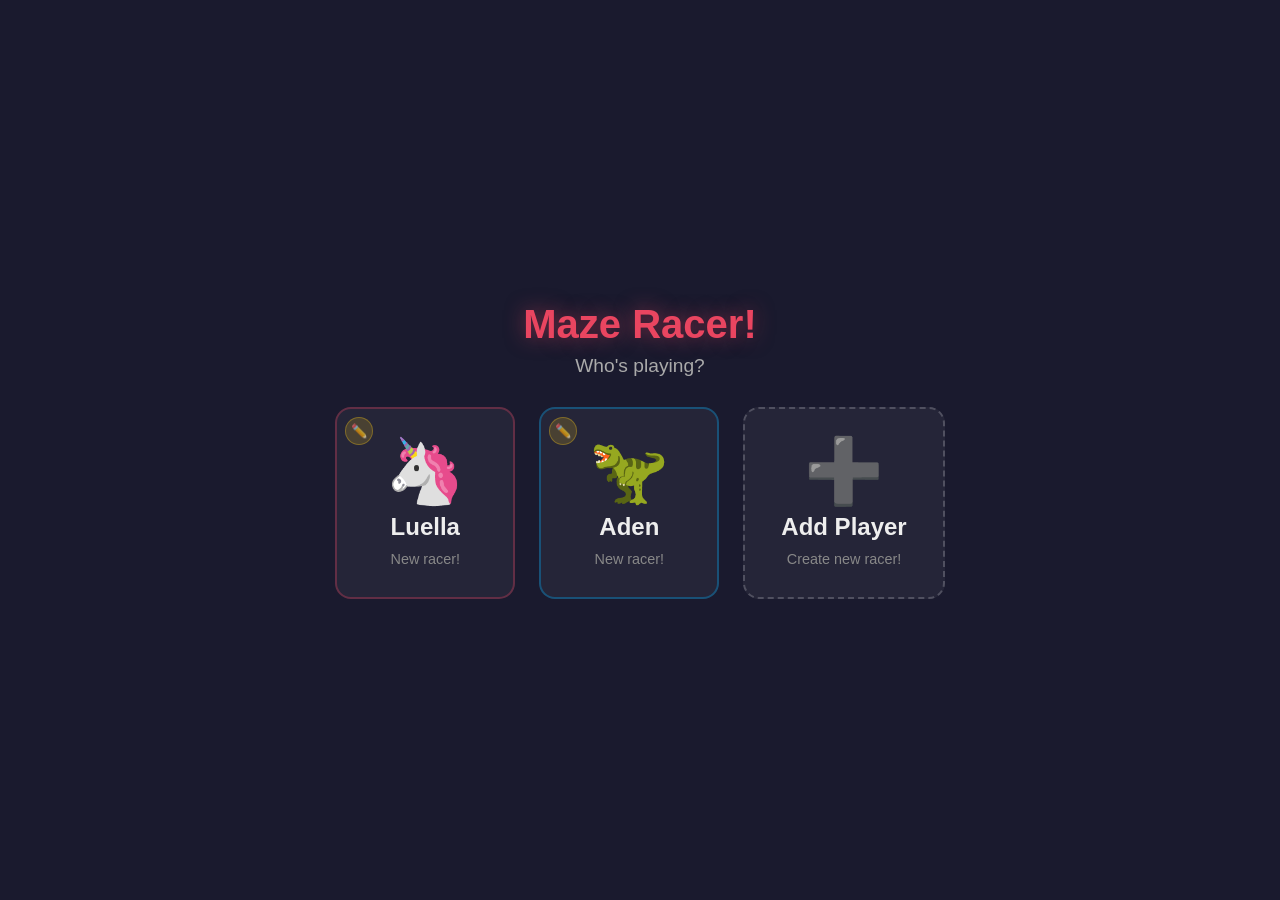
<file: index.html>
<!DOCTYPE html>
<html lang="en">
<head>
  <meta charset="UTF-8">
  <meta name="viewport" content="width=device-width, initial-scale=1.0, viewport-fit=cover, user-scalable=no, maximum-scale=1">
  <meta name="apple-mobile-web-app-capable" content="yes">
  <meta name="apple-mobile-web-app-status-bar-style" content="black-translucent">
  <meta name="apple-mobile-web-app-title" content="Maze Racer">
  <meta name="theme-color" content="#1a1a2e">
  <title>Maze Racer!</title>
  <link rel="icon" type="image/svg+xml" href="icon.svg">
  <link rel="apple-touch-icon" href="icon.svg">
  <link rel="stylesheet" href="css/styles.css">
</head>
<body>

  <!-- Profile Selection Screen -->
  <div id="profile-screen">
    <h1>Maze Racer!</h1>
    <p class="subtitle">Who's playing?</p>
    <div class="profile-cards"></div>
  </div>

  <!-- New Profile Creation Screen -->
  <div id="newprofile-screen" class="overlay hidden">
    <h2 id="newprofile-title">&#x1F3CE;&#xFE0F; New Racer</h2>
    <div class="newprofile-form">
      <p class="picker-label">Name</p>
      <input type="text" id="newprofile-name" class="newprofile-input"
             maxlength="12" placeholder="Your name..." autocomplete="off">
      <p class="picker-label">Pick Your Emoji</p>
      <div class="emoji-grid" id="emoji-grid"></div>
      <p class="picker-label">Pick Your Color</p>
      <div class="color-swatches" id="newprofile-colors"></div>
    </div>
    <div class="newprofile-buttons">
      <button class="menu-btn menu-done" id="newprofile-create">&#x2705; Save</button>
      <button class="menu-btn menu-back" id="newprofile-cancel">&#x2B05;&#xFE0F; Back</button>
    </div>
  </div>

  <!-- Game Container (hidden until profile is picked) -->
  <div id="game-container" class="hidden">
    <div id="header">
      <h1>Maze Racer!</h1>
      <div id="stats">
        Lv: <span id="level">1</span>
        &middot; <span id="stars-label">Stars:</span> <span id="stars">0</span>
        &middot; Time: <span id="timer">0s</span>
        &middot; Best: <span id="best">--</span>
      </div>
      <span id="profile-name"></span>
    </div>

    <canvas id="game" width="540" height="540"></canvas>
    <div id="message"></div>
    <div id="instructions">Use arrow keys or WASD to drive. Hold to go faster! Hit orange boost pads for TURBO!</div>

    <!-- Bottom controls: pause button + D-Pad -->
    <div id="bottom-controls">
      <button id="menu-btn" aria-label="Menu">&#x23F8;&#xFE0F;</button>
      <div id="dpad-container" class="hidden">
        <button class="dpad-btn dpad-up" data-dir="up">&#x25B2;</button>
        <button class="dpad-btn dpad-left" data-dir="left">&#x25C0;</button>
        <div class="dpad-center">&#x25CF;</div>
        <button class="dpad-btn dpad-right" data-dir="right">&#x25B6;</button>
        <button class="dpad-btn dpad-down" data-dir="down">&#x25BC;</button>
      </div>
    </div>
  </div>

  <!-- Home Screen (lobby after profile pick) -->
  <div id="home-screen" class="overlay hidden">
    <span id="home-emoji" class="home-emoji"></span>
    <h2 id="home-name" class="home-name"></h2>
    <div class="menu-buttons">
      <button class="menu-btn home-primary" id="home-play">&#x1F3C1; Maze Racer</button>
      <button class="menu-btn home-rescue" id="home-rescue">&#x1F319; Midnight Rescue</button>
      <button class="menu-btn" id="home-levels">&#x1F3AF; Pick Level</button>
      <button class="menu-btn" id="home-car">&#x1F3CE;&#xFE0F; Pick Car</button>
      <button class="menu-btn" id="home-scoreboard">&#x1F3C6; Best Times</button>
      <button class="menu-btn" id="home-challenge">&#x1F607; Danger Mode: OFF</button>
      <button class="menu-btn" id="home-switch">&#x1F464; Switch Player</button>
    </div>
  </div>

  <!-- Pause Menu Overlay -->
  <div id="menu-screen" class="overlay hidden">
    <h2>&#x23F8;&#xFE0F; Paused</h2>
    <div class="menu-buttons">
      <button class="menu-btn" id="menu-resume">&#x25B6;&#xFE0F; Resume</button>
      <button class="menu-btn" id="menu-restart">&#x1F504; Restart Level</button>
      <button class="menu-btn" id="menu-levels">&#x1F3C1; Pick Level</button>
      <button class="menu-btn" id="menu-scoreboard">&#x1F3C6; Best Times</button>
      <button class="menu-btn" id="menu-car">&#x1F3CE;&#xFE0F; Pick Car</button>
      <button class="menu-btn" id="menu-challenge">&#x1F607; Danger Mode: OFF</button>
      <button class="menu-btn" id="menu-switch">&#x1F464; Switch Player</button>
    </div>
  </div>

  <!-- Level Select Overlay -->
  <div id="level-screen" class="overlay hidden">
    <h2>&#x1F3C1; Pick a Level</h2>
    <div class="level-grid" id="level-grid"></div>
    <button class="menu-btn menu-back" id="level-back">&#x2B05;&#xFE0F; Back</button>
  </div>

  <!-- Scoreboard Overlay -->
  <div id="scoreboard-screen" class="overlay hidden">
    <h2>&#x1F3C6; Best Times</h2>
    <div id="scoreboard-list"></div>
    <div id="scoreboard-summary"></div>
    <button class="menu-btn menu-back" id="scoreboard-back">&#x2B05;&#xFE0F; Back</button>
  </div>

  <!-- Car Picker Overlay -->
  <div id="car-screen" class="overlay hidden">
    <h2>&#x1F3CE;&#xFE0F; Pick Your Car</h2>
    <canvas id="car-preview" width="160" height="160"></canvas>
    <p class="picker-label">Color</p>
    <div class="color-swatches" id="color-swatches"></div>
    <p class="picker-label">Stripe</p>
    <div class="stripe-options" id="stripe-options"></div>
    <p class="picker-label">Decal</p>
    <div class="decal-options" id="decal-options"></div>
    <button class="menu-btn menu-done" id="car-done">&#x2705; Done</button>
  </div>

  <script type="module" src="js/main.js"></script>
</body>
</html>
</file>
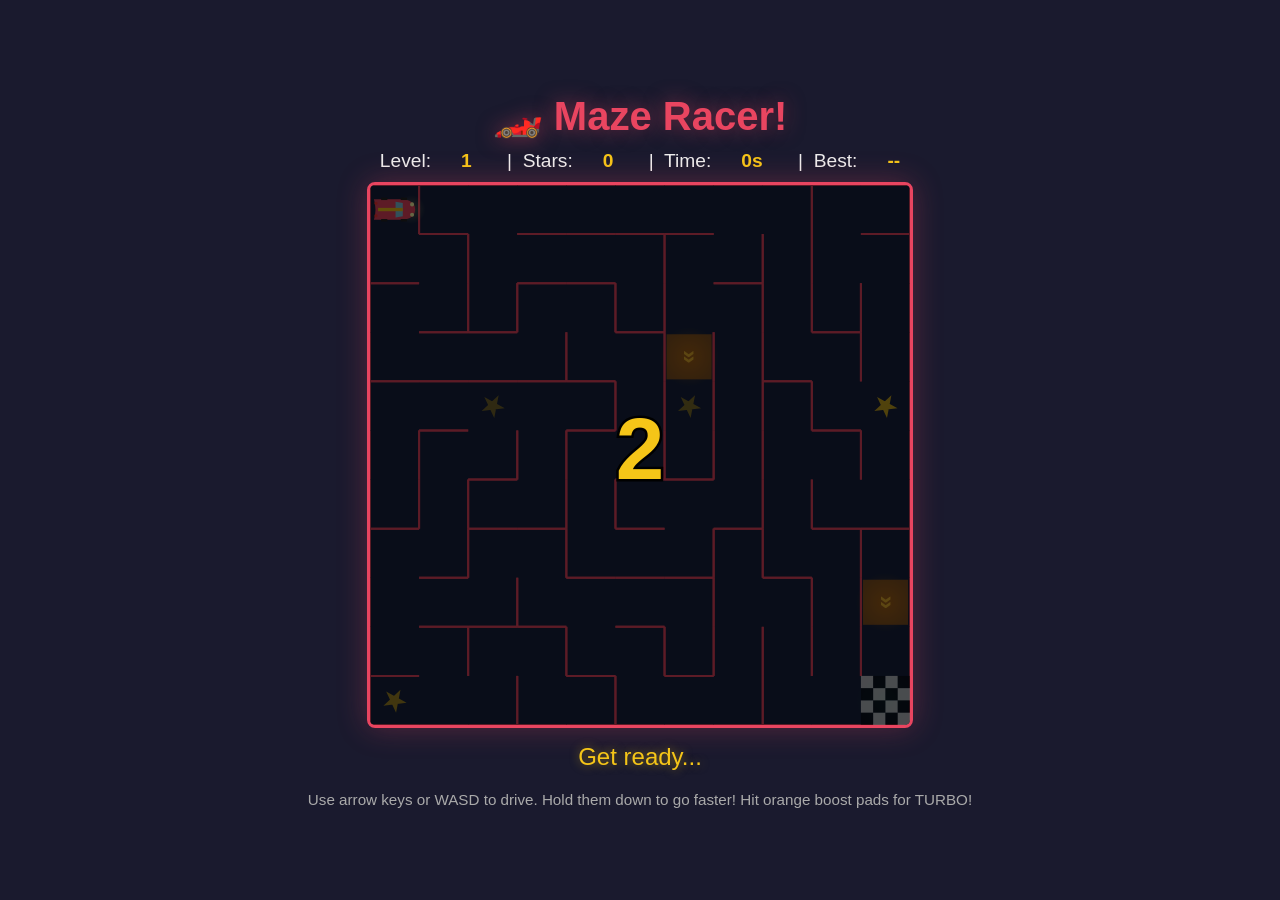
<file: maze_runner.html>
<!DOCTYPE html>
<html lang="en">
<head>
<meta charset="UTF-8">
<meta name="viewport" content="width=device-width, initial-scale=1.0">
<title>Maze Racer!</title>
<style>
  * { margin: 0; padding: 0; box-sizing: border-box; }
  body {
    background: #1a1a2e;
    display: flex;
    flex-direction: column;
    align-items: center;
    justify-content: center;
    height: 100vh;
    font-family: 'Segoe UI', Tahoma, Geneva, Verdana, sans-serif;
    overflow: hidden;
  }
  h1 {
    color: #e94560;
    font-size: 2.5rem;
    margin-bottom: 10px;
    text-shadow: 0 0 20px rgba(233, 69, 96, 0.5);
  }
  #stats {
    color: #eee;
    font-size: 1.2rem;
    margin-bottom: 10px;
    display: flex;
    gap: 30px;
  }
  #stats span { color: #f5c518; font-weight: bold; }
  canvas {
    border: 3px solid #e94560;
    border-radius: 8px;
    box-shadow: 0 0 30px rgba(233, 69, 96, 0.3);
  }
  #message {
    color: #f5c518;
    font-size: 1.5rem;
    margin-top: 15px;
    height: 40px;
    text-shadow: 0 0 10px rgba(245, 197, 24, 0.5);
  }
  #instructions {
    color: #aaa;
    font-size: 0.95rem;
    margin-top: 8px;
  }
</style>
</head>
<body>

<h1>🏎️ Maze Racer!</h1>
<div id="stats">
  Level: <span id="level">1</span> &nbsp;|&nbsp; Stars: <span id="stars">0</span> &nbsp;|&nbsp; Time: <span id="timer">0s</span> &nbsp;|&nbsp; Best: <span id="best">--</span>
</div>
<canvas id="game" width="540" height="540"></canvas>
<div id="message"></div>
<div id="instructions">Use arrow keys or WASD to drive. Hold them down to go faster! Hit orange boost pads for TURBO!</div>

<script>
const canvas = document.getElementById('game');
const ctx = canvas.getContext('2d');
const msgEl = document.getElementById('message');
const levelEl = document.getElementById('level');
const starsEl = document.getElementById('stars');
const timerEl = document.getElementById('timer');
const bestEl = document.getElementById('best');

// --- Dynamic maze size (grows with level!) ---
function getMazeSize() {
  // Start at 11, grow by 2 each level, max 25
  return Math.min(25, 11 + (level - 1) * 2);
}

let COLS, ROWS, CELL;
function updateGridSize() {
  COLS = getMazeSize();
  ROWS = COLS;
  CELL = canvas.width / COLS;
}

let maze = [];
let player = { x: 0, y: 0, facing: 'right' };
let exit = {};
let stars = [];
let boostPads = [];
let starCount = 0;
let level = 1;
let startTime = 0;
let timerInterval = null;
let won = false;
let particles = [];
let playerTrail = [];
let floatingTexts = [];
let countdown = 0; // 3, 2, 1, 0=GO, -1=playing
let countdownTimer = null;
let bestTimes = {};
let checkeredFlag = false;
let checkeredFlagTime = 0;

// --- Sound Engine (Web Audio API) ---
const AudioCtx = window.AudioContext || window.webkitAudioContext;
let audioCtx = null;
function ensureAudio() {
  if (!audioCtx) audioCtx = new AudioCtx();
}

function playEngineSound() {
  ensureAudio();
  const osc = audioCtx.createOscillator();
  const gain = audioCtx.createGain();
  osc.type = 'sawtooth';
  osc.frequency.setValueAtTime(80, audioCtx.currentTime);
  osc.frequency.exponentialRampToValueAtTime(120, audioCtx.currentTime + 0.08);
  osc.frequency.exponentialRampToValueAtTime(60, audioCtx.currentTime + 0.15);
  gain.gain.setValueAtTime(0.08, audioCtx.currentTime);
  gain.gain.exponentialRampToValueAtTime(0.001, audioCtx.currentTime + 0.15);
  osc.connect(gain);
  gain.connect(audioCtx.destination);
  osc.start();
  osc.stop(audioCtx.currentTime + 0.15);
}

function playBoostSound() {
  ensureAudio();
  const osc = audioCtx.createOscillator();
  const gain = audioCtx.createGain();
  osc.type = 'sawtooth';
  osc.frequency.setValueAtTime(100, audioCtx.currentTime);
  osc.frequency.exponentialRampToValueAtTime(400, audioCtx.currentTime + 0.3);
  osc.frequency.exponentialRampToValueAtTime(80, audioCtx.currentTime + 0.5);
  gain.gain.setValueAtTime(0.15, audioCtx.currentTime);
  gain.gain.exponentialRampToValueAtTime(0.001, audioCtx.currentTime + 0.5);
  osc.connect(gain);
  gain.connect(audioCtx.destination);
  osc.start();
  osc.stop(audioCtx.currentTime + 0.5);
}

function playStarSound() {
  ensureAudio();
  const osc = audioCtx.createOscillator();
  const gain = audioCtx.createGain();
  osc.type = 'sine';
  osc.frequency.setValueAtTime(600, audioCtx.currentTime);
  osc.frequency.exponentialRampToValueAtTime(1200, audioCtx.currentTime + 0.15);
  gain.gain.setValueAtTime(0.12, audioCtx.currentTime);
  gain.gain.exponentialRampToValueAtTime(0.001, audioCtx.currentTime + 0.2);
  osc.connect(gain);
  gain.connect(audioCtx.destination);
  osc.start();
  osc.stop(audioCtx.currentTime + 0.2);
}

function playCountdownBeep(final) {
  ensureAudio();
  const osc = audioCtx.createOscillator();
  const gain = audioCtx.createGain();
  osc.type = 'square';
  osc.frequency.setValueAtTime(final ? 880 : 440, audioCtx.currentTime);
  gain.gain.setValueAtTime(0.12, audioCtx.currentTime);
  gain.gain.exponentialRampToValueAtTime(0.001, audioCtx.currentTime + (final ? 0.4 : 0.2));
  osc.connect(gain);
  gain.connect(audioCtx.destination);
  osc.start();
  osc.stop(audioCtx.currentTime + (final ? 0.4 : 0.2));
}

function playWinSound() {
  ensureAudio();
  const notes = [523, 659, 784, 1047];
  notes.forEach((freq, i) => {
    const osc = audioCtx.createOscillator();
    const gain = audioCtx.createGain();
    osc.type = 'sine';
    osc.frequency.setValueAtTime(freq, audioCtx.currentTime + i * 0.12);
    gain.gain.setValueAtTime(0.12, audioCtx.currentTime + i * 0.12);
    gain.gain.exponentialRampToValueAtTime(0.001, audioCtx.currentTime + i * 0.12 + 0.3);
    osc.connect(gain);
    gain.connect(audioCtx.destination);
    osc.start(audioCtx.currentTime + i * 0.12);
    osc.stop(audioCtx.currentTime + i * 0.12 + 0.3);
  });
}

// --- Continuous movement (hold keys) ---
const keysDown = {};
let moveRepeatTimer = null;
const MOVE_INITIAL_DELAY = 150;
const MOVE_REPEAT_RATE = 90;
let moveRepeatCount = 0;

function getCurrentDir() {
  if (keysDown['up']) return 'up';
  if (keysDown['down']) return 'down';
  if (keysDown['left']) return 'left';
  if (keysDown['right']) return 'right';
  return null;
}

function startMoveRepeat(dir) {
  stopMoveRepeat();
  moveRepeatCount = 0;
  movePlayer(dir);
  moveRepeatTimer = setTimeout(function repeatMove() {
    const currentDir = getCurrentDir();
    if (!currentDir) { stopMoveRepeat(); return; }
    moveRepeatCount++;
    movePlayer(currentDir);
    const rate = Math.max(45, MOVE_REPEAT_RATE - moveRepeatCount * 8);
    moveRepeatTimer = setTimeout(repeatMove, rate);
  }, MOVE_INITIAL_DELAY);
}

function stopMoveRepeat() {
  if (moveRepeatTimer) { clearTimeout(moveRepeatTimer); moveRepeatTimer = null; }
  moveRepeatCount = 0;
}

// --- Maze generation (recursive backtracker) ---
function generateMaze() {
  maze = [];
  for (let y = 0; y < ROWS; y++) {
    maze[y] = [];
    for (let x = 0; x < COLS; x++) {
      maze[y][x] = { top: true, right: true, bottom: true, left: true, visited: false };
    }
  }

  const stack = [];
  let current = { x: 0, y: 0 };
  maze[0][0].visited = true;
  let visitedCount = 1;
  const total = COLS * ROWS;

  while (visitedCount < total) {
    const neighbors = [];
    const { x, y } = current;
    if (y > 0 && !maze[y-1][x].visited) neighbors.push({ x, y: y-1, dir: 'top' });
    if (x < COLS-1 && !maze[y][x+1].visited) neighbors.push({ x: x+1, y, dir: 'right' });
    if (y < ROWS-1 && !maze[y+1][x].visited) neighbors.push({ x, y: y+1, dir: 'bottom' });
    if (x > 0 && !maze[y][x-1].visited) neighbors.push({ x: x-1, y, dir: 'left' });

    if (neighbors.length > 0) {
      const next = neighbors[Math.floor(Math.random() * neighbors.length)];
      stack.push(current);
      if (next.dir === 'top') { maze[y][x].top = false; maze[next.y][next.x].bottom = false; }
      if (next.dir === 'right') { maze[y][x].right = false; maze[next.y][next.x].left = false; }
      if (next.dir === 'bottom') { maze[y][x].bottom = false; maze[next.y][next.x].top = false; }
      if (next.dir === 'left') { maze[y][x].left = false; maze[next.y][next.x].right = false; }
      maze[next.y][next.x].visited = true;
      visitedCount++;
      current = { x: next.x, y: next.y };
    } else {
      current = stack.pop();
    }
  }
}

// --- Place collectable stars ---
function placeStars() {
  stars = [];
  const count = 3 + level;
  let attempts = 0;
  while (stars.length < count && attempts < 500) {
    const sx = Math.floor(Math.random() * COLS);
    const sy = Math.floor(Math.random() * ROWS);
    if ((sx === 0 && sy === 0) || (sx === exit.x && sy === exit.y)) { attempts++; continue; }
    if (boostPads.some(b => b.x === sx && b.y === sy)) { attempts++; continue; }
    if (!stars.some(s => s.x === sx && s.y === sy)) {
      stars.push({ x: sx, y: sy, collected: false, sparkle: Math.random() * Math.PI * 2 });
    }
    attempts++;
  }
}

// --- Place boost pads (only on straightaways!) ---
function isStraightaway(x, y) {
  // A straightaway = open path of 2+ cells in a line (horizontal or vertical)
  const cell = maze[y][x];

  // Check horizontal: open left AND right (no walls on both sides)
  if (!cell.left && !cell.right) {
    // Verify there's runway: at least 2 open cells in one direction
    let runH = 0;
    let cx = x + 1;
    while (cx < COLS && !maze[y][cx - 1].right === false) cx++; // already checked right is open
    // Count open cells to the right
    runH = 0;
    cx = x;
    while (cx < COLS - 1 && !maze[y][cx].right) { runH++; cx++; }
    // Count open cells to the left
    let runLeft = 0;
    cx = x;
    while (cx > 0 && !maze[y][cx].left) { runLeft++; cx--; }
    if (runH >= 2 || runLeft >= 2) return 'horizontal';
  }

  // Check vertical: open top AND bottom
  if (!cell.top && !cell.bottom) {
    let runDown = 0;
    let cy = y;
    while (cy < ROWS - 1 && !maze[cy][x].bottom) { runDown++; cy++; }
    let runUp = 0;
    cy = y;
    while (cy > 0 && !maze[cy][x].top) { runUp++; cy--; }
    if (runDown >= 2 || runUp >= 2) return 'vertical';
  }

  return null;
}

function placeBoostPads() {
  boostPads = [];
  const count = 2 + Math.floor(level / 2);

  // Build a list of all valid straightaway cells
  const candidates = [];
  for (let y = 0; y < ROWS; y++) {
    for (let x = 0; x < COLS; x++) {
      if (x === 0 && y === 0) continue;
      if (x === exit.x && y === exit.y) continue;
      if (x < 2 && y < 2) continue;
      const dir = isStraightaway(x, y);
      if (dir) candidates.push({ x, y, dir });
    }
  }

  // Shuffle and pick from candidates
  for (let i = candidates.length - 1; i > 0; i--) {
    const j = Math.floor(Math.random() * (i + 1));
    [candidates[i], candidates[j]] = [candidates[j], candidates[i]];
  }

  for (let i = 0; i < candidates.length && boostPads.length < count; i++) {
    const c = candidates[i];
    // Don't place too close to another boost pad
    if (!boostPads.some(b => Math.abs(b.x - c.x) + Math.abs(b.y - c.y) < 3)) {
      boostPads.push({ x: c.x, y: c.y, dir: c.dir });
    }
  }
}

// --- Floating text (TURBO!, etc) ---
function spawnFloatingText(x, y, text, color) {
  floatingTexts.push({ x, y, text, color, life: 1, vy: -1.5 });
}

function updateFloatingTexts() {
  for (let i = floatingTexts.length - 1; i >= 0; i--) {
    const ft = floatingTexts[i];
    ft.y += ft.vy;
    ft.life -= 0.02;
    if (ft.life <= 0) floatingTexts.splice(i, 1);
  }
}

function drawFloatingTexts() {
  floatingTexts.forEach(ft => {
    ctx.globalAlpha = ft.life;
    ctx.fillStyle = ft.color;
    ctx.font = `bold ${16 + (1 - ft.life) * 10}px 'Segoe UI', sans-serif`;
    ctx.textAlign = 'center';
    ctx.fillText(ft.text, ft.x, ft.y);
  });
  ctx.globalAlpha = 1;
}

// --- Particles ---
function spawnParticles(px, py, color, count) {
  for (let i = 0; i < count; i++) {
    particles.push({
      x: px, y: py,
      vx: (Math.random() - 0.5) * 4,
      vy: (Math.random() - 0.5) * 4,
      life: 1,
      color: color,
      size: Math.random() * 4 + 2
    });
  }
}

function updateParticles() {
  for (let i = particles.length - 1; i >= 0; i--) {
    const p = particles[i];
    p.x += p.vx;
    p.y += p.vy;
    p.life -= 0.02;
    if (p.life <= 0) particles.splice(i, 1);
  }
}

function drawParticles() {
  particles.forEach(p => {
    ctx.globalAlpha = p.life;
    ctx.fillStyle = p.color;
    ctx.beginPath();
    ctx.arc(p.x, p.y, p.size * p.life, 0, Math.PI * 2);
    ctx.fill();
  });
  ctx.globalAlpha = 1;
}

// --- Checkered flag pattern ---
function drawCheckeredFlag() {
  if (!checkeredFlag) return;
  const elapsed = (Date.now() - checkeredFlagTime) / 1000;
  if (elapsed > 2.5) { checkeredFlag = false; return; }

  const alpha = elapsed < 0.3 ? elapsed / 0.3 : elapsed > 2 ? (2.5 - elapsed) / 0.5 : 1;
  ctx.globalAlpha = alpha * 0.85;

  const flagW = canvas.width * 0.6;
  const flagH = canvas.height * 0.35;
  const fx = (canvas.width - flagW) / 2;
  const fy = (canvas.height - flagH) / 2 - 20;
  const squareSize = flagW / 10;

  // Wave effect
  for (let row = 0; row < Math.ceil(flagH / squareSize); row++) {
    for (let col = 0; col < 10; col++) {
      const wave = Math.sin(elapsed * 4 + col * 0.5) * 4;
      const isBlack = (row + col) % 2 === 0;
      ctx.fillStyle = isBlack ? '#222' : '#fff';
      ctx.fillRect(fx + col * squareSize, fy + row * squareSize + wave, squareSize, squareSize);
    }
  }

  // "FINISH!" text
  ctx.globalAlpha = alpha;
  ctx.fillStyle = '#f5c518';
  ctx.font = 'bold 42px "Segoe UI", sans-serif';
  ctx.textAlign = 'center';
  ctx.strokeStyle = '#000';
  ctx.lineWidth = 4;
  ctx.strokeText('FINISH!', canvas.width / 2, fy + flagH + 45);
  ctx.fillText('FINISH!', canvas.width / 2, fy + flagH + 45);
  ctx.globalAlpha = 1;
}

// --- Countdown overlay ---
function drawCountdown() {
  if (countdown < 0) return;

  ctx.fillStyle = 'rgba(0, 0, 0, 0.6)';
  ctx.fillRect(0, 0, canvas.width, canvas.height);

  ctx.textAlign = 'center';
  ctx.textBaseline = 'middle';

  if (countdown > 0) {
    const scale = 1 + Math.sin(Date.now() / 100) * 0.1;
    ctx.fillStyle = countdown === 1 ? '#e94560' : '#f5c518';
    ctx.font = `bold ${80 * scale}px "Segoe UI", sans-serif`;
    ctx.strokeStyle = '#000';
    ctx.lineWidth = 5;
    ctx.strokeText(countdown, canvas.width / 2, canvas.height / 2);
    ctx.fillText(countdown, canvas.width / 2, canvas.height / 2);
  } else {
    ctx.fillStyle = '#00ff64';
    ctx.font = 'bold 90px "Segoe UI", sans-serif';
    ctx.strokeStyle = '#000';
    ctx.lineWidth = 5;
    ctx.strokeText('GO!', canvas.width / 2, canvas.height / 2);
    ctx.fillText('GO!', canvas.width / 2, canvas.height / 2);
  }
  ctx.textBaseline = 'alphabetic';
}

// --- Drawing ---
function draw() {
  ctx.fillStyle = '#16213e';
  ctx.fillRect(0, 0, canvas.width, canvas.height);

  // Draw boost pads
  boostPads.forEach(b => {
    const bpx = b.x * CELL;
    const bpy = b.y * CELL;
    const pulse = 0.5 + Math.sin(Date.now() / 200) * 0.3;

    // Glow
    const glow = ctx.createRadialGradient(bpx + CELL/2, bpy + CELL/2, 0, bpx + CELL/2, bpy + CELL/2, CELL * 0.6);
    glow.addColorStop(0, `rgba(255, 140, 0, ${pulse * 0.4})`);
    glow.addColorStop(1, 'rgba(255, 140, 0, 0)');
    ctx.fillStyle = glow;
    ctx.fillRect(bpx - CELL*0.1, bpy - CELL*0.1, CELL*1.2, CELL*1.2);

    // Pad
    ctx.fillStyle = `rgba(255, 140, 0, ${0.3 + pulse * 0.2})`;
    ctx.fillRect(bpx + 2, bpy + 2, CELL - 4, CELL - 4);

    // Arrows on boost pad (point along the straightaway)
    ctx.fillStyle = `rgba(255, 200, 50, ${pulse})`;
    ctx.font = `bold ${CELL * 0.5}px sans-serif`;
    ctx.textAlign = 'center';
    ctx.textBaseline = 'middle';
    if (b.dir === 'vertical') {
      // Draw vertical arrows
      ctx.save();
      ctx.translate(bpx + CELL/2, bpy + CELL/2);
      ctx.rotate(Math.PI / 2);
      ctx.fillText('»', 0, 0);
      ctx.restore();
    } else {
      ctx.fillText('»', bpx + CELL/2, bpy + CELL/2);
    }
    ctx.textBaseline = 'alphabetic';
  });

  // Draw maze walls
  ctx.strokeStyle = '#e94560';
  ctx.lineWidth = 2;

  for (let y = 0; y < ROWS; y++) {
    for (let x = 0; x < COLS; x++) {
      const cell = maze[y][x];
      const px = x * CELL;
      const py = y * CELL;
      if (cell.top) { ctx.beginPath(); ctx.moveTo(px, py); ctx.lineTo(px + CELL, py); ctx.stroke(); }
      if (cell.right) { ctx.beginPath(); ctx.moveTo(px + CELL, py); ctx.lineTo(px + CELL, py + CELL); ctx.stroke(); }
      if (cell.bottom) { ctx.beginPath(); ctx.moveTo(px, py + CELL); ctx.lineTo(px + CELL, py + CELL); ctx.stroke(); }
      if (cell.left) { ctx.beginPath(); ctx.moveTo(px, py); ctx.lineTo(px, py + CELL); ctx.stroke(); }
    }
  }

  // Draw exit (checkered finish!)
  const exPx = exit.x * CELL;
  const exPy = exit.y * CELL;
  const sq = CELL / 4;
  for (let r = 0; r < 4; r++) {
    for (let c = 0; c < 4; c++) {
      ctx.fillStyle = (r + c) % 2 === 0 ? 'rgba(255,255,255,0.7)' : 'rgba(0,0,0,0.5)';
      ctx.fillRect(exPx + c * sq, exPy + r * sq, sq, sq);
    }
  }
  // Pulsing glow on top
  const exitGlow = ctx.createRadialGradient(exPx + CELL/2, exPy + CELL/2, 0, exPx + CELL/2, exPy + CELL/2, CELL * 0.6);
  exitGlow.addColorStop(0, `rgba(0, 255, 100, ${0.2 + Math.sin(Date.now() / 300) * 0.15})`);
  exitGlow.addColorStop(1, 'rgba(0, 255, 100, 0)');
  ctx.fillStyle = exitGlow;
  ctx.beginPath();
  ctx.arc(exPx + CELL/2, exPy + CELL/2, CELL * 0.6, 0, Math.PI * 2);
  ctx.fill();

  // Draw stars
  const time = Date.now() / 1000;
  stars.forEach(s => {
    if (s.collected) return;
    const sx = s.x * CELL + CELL / 2;
    const sy = s.y * CELL + CELL / 2;
    const twinkle = 0.7 + Math.sin(time * 3 + s.sparkle) * 0.3;

    ctx.save();
    ctx.translate(sx, sy);
    ctx.rotate(time + s.sparkle);
    ctx.globalAlpha = twinkle;
    ctx.fillStyle = '#f5c518';
    ctx.beginPath();
    for (let i = 0; i < 5; i++) {
      const angle = (i * 4 * Math.PI) / 5 - Math.PI / 2;
      const r = CELL * 0.25;
      if (i === 0) ctx.moveTo(Math.cos(angle) * r, Math.sin(angle) * r);
      else ctx.lineTo(Math.cos(angle) * r, Math.sin(angle) * r);
    }
    ctx.closePath();
    ctx.fill();
    ctx.globalAlpha = 1;
    ctx.restore();
  });

  // Draw player trail (tire marks!)
  playerTrail.forEach((t, i) => {
    const alpha = (i / playerTrail.length) * 0.25;
    ctx.fillStyle = `rgba(100, 100, 100, ${alpha})`;
    const tx = t.x * CELL + CELL / 2;
    const ty = t.y * CELL + CELL / 2;
    ctx.fillRect(tx - 2, ty - 1, 4, 2);
    ctx.fillRect(tx - 2, ty + 1, 4, 2);
  });

  // Draw player (sports car!)
  const ppx = player.x * CELL + CELL / 2;
  const ppy = player.y * CELL + CELL / 2;

  ctx.save();
  ctx.translate(ppx, ppy);

  const angles = { right: 0, down: Math.PI / 2, left: Math.PI, up: -Math.PI / 2 };
  ctx.rotate(angles[player.facing] || 0);

  const S = CELL * 0.42;

  // Headlight glow
  const hlGlow = ctx.createRadialGradient(S * 0.8, 0, 0, S * 0.8, 0, S * 0.7);
  hlGlow.addColorStop(0, 'rgba(255, 255, 150, 0.25)');
  hlGlow.addColorStop(1, 'rgba(255, 255, 150, 0)');
  ctx.fillStyle = hlGlow;
  ctx.beginPath();
  ctx.arc(S * 0.8, 0, S * 0.7, 0, Math.PI * 2);
  ctx.fill();

  // Car body
  ctx.fillStyle = '#e94560';
  ctx.beginPath();
  ctx.moveTo(-S, -S * 0.5);
  ctx.lineTo(S * 0.5, -S * 0.5);
  ctx.quadraticCurveTo(S, -S * 0.4, S, 0);
  ctx.quadraticCurveTo(S, S * 0.4, S * 0.5, S * 0.5);
  ctx.lineTo(-S, S * 0.5);
  ctx.quadraticCurveTo(-S * 0.85, 0, -S, -S * 0.5);
  ctx.closePath();
  ctx.fill();

  // Windshield
  ctx.fillStyle = '#7ec8e3';
  ctx.beginPath();
  ctx.moveTo(S * 0.05, -S * 0.38);
  ctx.lineTo(S * 0.4, -S * 0.32);
  ctx.lineTo(S * 0.4, S * 0.32);
  ctx.lineTo(S * 0.05, S * 0.38);
  ctx.closePath();
  ctx.fill();

  // Racing stripe
  ctx.fillStyle = '#f5c518';
  ctx.fillRect(-S * 0.8, -S * 0.08, S * 1.2, S * 0.16);

  // Wheels
  ctx.fillStyle = '#222';
  ctx.fillRect(-S * 0.65, -S * 0.58, S * 0.3, S * 0.12);
  ctx.fillRect(-S * 0.65, S * 0.46, S * 0.3, S * 0.12);
  ctx.fillRect(S * 0.3, -S * 0.58, S * 0.3, S * 0.12);
  ctx.fillRect(S * 0.3, S * 0.46, S * 0.3, S * 0.12);

  // Headlights
  ctx.fillStyle = '#ffffaa';
  ctx.beginPath();
  ctx.arc(S * 0.85, -S * 0.25, S * 0.1, 0, Math.PI * 2);
  ctx.arc(S * 0.85, S * 0.25, S * 0.1, 0, Math.PI * 2);
  ctx.fill();

  // Tail lights
  ctx.fillStyle = '#ff3333';
  ctx.beginPath();
  ctx.arc(-S * 0.9, -S * 0.3, S * 0.08, 0, Math.PI * 2);
  ctx.arc(-S * 0.9, S * 0.3, S * 0.08, 0, Math.PI * 2);
  ctx.fill();

  ctx.restore();

  // Draw particles
  drawParticles();

  // Draw floating texts
  drawFloatingTexts();

  // Draw checkered flag overlay
  drawCheckeredFlag();

  // Draw countdown overlay (on top of everything)
  drawCountdown();
}

// --- Movement ---
function canMove(x, y, dir) {
  if (dir === 'up') return !maze[y][x].top;
  if (dir === 'down') return !maze[y][x].bottom;
  if (dir === 'left') return !maze[y][x].left;
  if (dir === 'right') return !maze[y][x].right;
  return false;
}

function movePlayer(dir) {
  if (won || countdown >= 0) return; // can't move during countdown

  player.facing = dir;

  let nx = player.x;
  let ny = player.y;

  if (dir === 'up' && canMove(player.x, player.y, 'up')) ny--;
  else if (dir === 'down' && canMove(player.x, player.y, 'down')) ny++;
  else if (dir === 'left' && canMove(player.x, player.y, 'left')) nx--;
  else if (dir === 'right' && canMove(player.x, player.y, 'right')) nx++;

  if (nx !== player.x || ny !== player.y) {
    playerTrail.push({ x: player.x, y: player.y });
    if (playerTrail.length > 30) playerTrail.shift();

    player.x = nx;
    player.y = ny;
    playEngineSound();

    // Check boost pad
    const onBoost = boostPads.find(b => b.x === player.x && b.y === player.y);
    if (onBoost) {
      playBoostSound();
      spawnFloatingText(
        player.x * CELL + CELL / 2,
        player.y * CELL,
        'TURBO!',
        '#ff8c00'
      );
      spawnParticles(player.x * CELL + CELL / 2, player.y * CELL + CELL / 2, '#ff8c00', 20);

      // Zoom forward 3 cells in current direction
      for (let i = 0; i < 3; i++) {
        let bx = player.x, by = player.y;
        if (dir === 'up' && canMove(player.x, player.y, 'up')) by--;
        else if (dir === 'down' && canMove(player.x, player.y, 'down')) by++;
        else if (dir === 'left' && canMove(player.x, player.y, 'left')) bx--;
        else if (dir === 'right' && canMove(player.x, player.y, 'right')) bx++;
        if (bx !== player.x || by !== player.y) {
          playerTrail.push({ x: player.x, y: player.y });
          if (playerTrail.length > 30) playerTrail.shift();
          player.x = bx;
          player.y = by;
          // Check for stars during boost
          stars.forEach(s => {
            if (!s.collected && s.x === player.x && s.y === player.y) {
              s.collected = true;
              starCount++;
              starsEl.textContent = starCount;
              playStarSound();
              spawnParticles(player.x * CELL + CELL / 2, player.y * CELL + CELL / 2, '#f5c518', 15);
            }
          });
        } else break; // hit a wall, stop boosting
      }
    }

    // Check star collection
    stars.forEach(s => {
      if (!s.collected && s.x === player.x && s.y === player.y) {
        s.collected = true;
        starCount++;
        starsEl.textContent = starCount;
        playStarSound();
        spawnParticles(player.x * CELL + CELL / 2, player.y * CELL + CELL / 2, '#f5c518', 15);
        msgEl.textContent = '⭐ Got a star!';
        setTimeout(() => { if (!won) msgEl.textContent = ''; }, 1000);
      }
    });

    // Check exit
    if (player.x === exit.x && player.y === exit.y) {
      winLevel();
    }
  }
}

function winLevel() {
  won = true;
  clearInterval(timerInterval);
  playWinSound();

  // Record best time
  const elapsed = Math.floor((Date.now() - startTime) / 1000);
  if (!bestTimes[level] || elapsed < bestTimes[level]) {
    bestTimes[level] = elapsed;
    bestEl.textContent = elapsed + 's';
  }

  // Checkered flag!
  checkeredFlag = true;
  checkeredFlagTime = Date.now();

  // Lots of celebration particles
  for (let i = 0; i < 5; i++) {
    setTimeout(() => {
      spawnParticles(
        Math.random() * canvas.width,
        Math.random() * canvas.height,
        ['#f5c518', '#e94560', '#00ff64', '#ff8c00', '#00b4ff'][i],
        20
      );
    }, i * 200);
  }

  msgEl.textContent = `🏁 Level ${level} complete in ${elapsed}s!`;

  setTimeout(() => {
    level++;
    levelEl.textContent = level;
    startLevel();
  }, 3000);
}

// --- Countdown ---
function runCountdown(callback) {
  countdown = 3;
  playCountdownBeep(false);
  countdownTimer = setInterval(() => {
    countdown--;
    if (countdown > 0) {
      playCountdownBeep(false);
    } else if (countdown === 0) {
      playCountdownBeep(true);
      setTimeout(() => {
        countdown = -1;
        callback();
      }, 500);
      clearInterval(countdownTimer);
    }
  }, 800);
}

function startLevel() {
  won = false;
  checkeredFlag = false;
  updateGridSize();
  player = { x: 0, y: 0, facing: 'right' };
  exit = { x: COLS - 1, y: ROWS - 1 };
  playerTrail = [];
  particles = [];
  floatingTexts = [];
  generateMaze();
  placeBoostPads();
  placeStars();

  // Update best display
  if (bestTimes[level]) {
    bestEl.textContent = bestTimes[level] + 's';
  } else {
    bestEl.textContent = '--';
  }

  msgEl.textContent = level === 1 ? 'Get ready...' : `Level ${level} — bigger maze!`;

  // Countdown then start timer
  runCountdown(() => {
    msgEl.textContent = 'GO GO GO!';
    startTime = Date.now();
    clearInterval(timerInterval);
    timerInterval = setInterval(() => {
      timerEl.textContent = Math.floor((Date.now() - startTime) / 1000) + 's';
    }, 500);
    setTimeout(() => { if (!won) msgEl.textContent = ''; }, 1500);
  });
}

// --- Input ---
function keyToDir(key) {
  switch(key) {
    case 'ArrowUp': case 'w': case 'W': return 'up';
    case 'ArrowDown': case 's': case 'S': return 'down';
    case 'ArrowLeft': case 'a': case 'A': return 'left';
    case 'ArrowRight': case 'd': case 'D': return 'right';
  }
  return null;
}

document.addEventListener('keydown', (e) => {
  const dir = keyToDir(e.key);
  if (!dir) return;
  e.preventDefault();
  ensureAudio(); // unlock audio on first keypress
  if (keysDown[dir]) return;
  keysDown[dir] = true;
  startMoveRepeat(dir);
});

document.addEventListener('keyup', (e) => {
  const dir = keyToDir(e.key);
  if (!dir) return;
  delete keysDown[dir];
  const nextDir = getCurrentDir();
  if (nextDir) {
    startMoveRepeat(nextDir);
  } else {
    stopMoveRepeat();
  }
});

window.addEventListener('blur', () => {
  Object.keys(keysDown).forEach(k => delete keysDown[k]);
  stopMoveRepeat();
});

// --- Game loop ---
function gameLoop() {
  updateParticles();
  updateFloatingTexts();
  draw();
  requestAnimationFrame(gameLoop);
}

// --- Start ---
startLevel();
gameLoop();
</script>
</body>
</html>
</file>
<file: css/styles.css>
/* styles.css — All styling: game, profiles, D-pad, responsive */

* { margin: 0; padding: 0; box-sizing: border-box; }

html, body {
  height: 100dvh;
  overflow: hidden;
  overscroll-behavior: none;
  -webkit-overflow-scrolling: none;
}

body {
  background: #1a1a2e;
  display: flex;
  flex-direction: column;
  align-items: center;
  font-family: 'Segoe UI', Tahoma, Geneva, Verdana, sans-serif;
  color: #eee;
  user-select: none;
  -webkit-user-select: none;
  -webkit-tap-highlight-color: transparent;
}

.hidden { display: none !important; }

/* ===== Profile Selection Screen ===== */
#profile-screen {
  display: flex;
  flex-direction: column;
  align-items: center;
  justify-content: center;
  height: 100dvh;
  width: 100%;
  padding: 20px;
}

#profile-screen h1 {
  color: #e94560;
  font-size: 2.5rem;
  margin-bottom: 8px;
  text-shadow: 0 0 20px rgba(233, 69, 96, 0.5);
}

.subtitle {
  color: #aaa;
  font-size: 1.2rem;
  margin-bottom: 30px;
}

.profile-cards {
  display: flex;
  gap: 24px;
  flex-wrap: wrap;
  justify-content: center;
}

.profile-card {
  background: rgba(255, 255, 255, 0.05);
  border: 2px solid rgba(255, 255, 255, 0.1);
  border-radius: 16px;
  padding: 30px 36px;
  cursor: pointer;
  display: flex;
  flex-direction: column;
  align-items: center;
  gap: 10px;
  min-width: 180px;
  transition: transform 0.2s, border-color 0.2s, box-shadow 0.2s;
  -webkit-appearance: none;
  appearance: none;
  font-family: inherit;
  color: inherit;
}

.profile-card {
  position: relative;
}

.profile-card:active {
  transform: scale(0.96);
}

/* "Add Player" card */
.profile-add {
  border-style: dashed !important;
  border-color: rgba(255, 255, 255, 0.2) !important;
}
.profile-add:hover,
.profile-add:active {
  border-color: rgba(255, 255, 255, 0.4) !important;
  box-shadow: 0 0 20px rgba(255, 255, 255, 0.1);
}

/* Edit button on profile cards */
.profile-edit {
  position: absolute;
  top: 8px;
  left: 8px;
  background: rgba(245, 197, 24, 0.25);
  border: 1px solid rgba(245, 197, 24, 0.5);
  border-radius: 50%;
  width: 28px;
  height: 28px;
  color: #fff;
  font-size: 0.85rem;
  cursor: pointer;
  display: flex;
  align-items: center;
  justify-content: center;
  -webkit-appearance: none;
  appearance: none;
  padding: 0;
  opacity: 0.7;
  transition: opacity 0.2s, background 0.2s;
}
.profile-edit:hover,
.profile-edit:active {
  opacity: 1;
  background: rgba(245, 197, 24, 0.45);
}

/* Delete button on custom profiles */
.profile-delete {
  position: absolute;
  top: 8px;
  right: 8px;
  background: rgba(255, 0, 0, 0.3);
  border: 1px solid rgba(255, 0, 0, 0.5);
  border-radius: 50%;
  width: 28px;
  height: 28px;
  color: #fff;
  font-size: 0.9rem;
  cursor: pointer;
  display: flex;
  align-items: center;
  justify-content: center;
  -webkit-appearance: none;
  appearance: none;
  padding: 0;
}
.profile-delete:active {
  background: rgba(255, 0, 0, 0.6);
}

.profile-emoji {
  font-size: 4rem;
  line-height: 1;
}

.profile-name {
  font-size: 1.5rem;
  font-weight: bold;
}

.profile-stats {
  font-size: 0.9rem;
  color: #888;
}

/* ===== Game Container ===== */
#game-container {
  display: flex;
  flex-direction: column;
  align-items: center;
  justify-content: flex-start;
  height: 100dvh;
  width: 100%;
  padding-top: 10px;
}

/* ===== Header / Stats Bar ===== */
#header {
  display: flex;
  align-items: center;
  justify-content: center;
  gap: 16px;
  flex-wrap: wrap;
  padding: 6px 16px;
  width: 100%;
  max-width: 720px;
}

#header h1 {
  color: #e94560;
  font-size: 1.5rem;
  text-shadow: 0 0 15px rgba(233, 69, 96, 0.4);
  margin-right: 4px;
}

#stats {
  font-size: 1rem;
  display: flex;
  gap: 14px;
  flex-wrap: wrap;
  align-items: center;
}

#stats span {
  color: #f5c518;
  font-weight: bold;
}

#profile-name {
  color: #aaa;
  font-size: 0.95rem;
}

/* ===== Bottom Controls (pause button + D-pad) ===== */
#bottom-controls {
  display: flex;
  align-items: center;
  justify-content: center;
  gap: 24px;
  margin-top: 8px;
  width: 100%;
  max-width: 720px;
  padding: 0 16px;
}

#menu-btn {
  background: rgba(255, 255, 255, 0.10);
  border: 2px solid rgba(255, 255, 255, 0.2);
  border-radius: 16px;
  color: #eee;
  font-size: 1.8rem;
  padding: 0;
  cursor: pointer;
  width: 64px;
  height: 64px;
  display: flex;
  align-items: center;
  justify-content: center;
  -webkit-appearance: none;
  appearance: none;
  transition: background 0.2s, border-color 0.2s;
  flex-shrink: 0;
}
#menu-btn:hover,
#menu-btn:active {
  background: rgba(233, 69, 96, 0.3);
  border-color: #e94560;
}

/* ===== Canvas ===== */
#game {
  border: 3px solid #e94560;
  border-radius: 8px;
  box-shadow: 0 0 30px rgba(233, 69, 96, 0.3);
  margin-top: 8px;
  touch-action: none;
}

/* ===== Messages ===== */
#message {
  color: #f5c518;
  font-size: 1.2rem;
  margin-top: 8px;
  height: 30px;
  text-shadow: 0 0 10px rgba(245, 197, 24, 0.5);
  text-align: center;
}

#instructions {
  color: #666;
  font-size: 0.85rem;
  margin-top: 4px;
  text-align: center;
  padding: 0 20px;
}

/* ===== D-Pad ===== */
#dpad-container {
  display: grid;
  grid-template-areas:
    ".    up    ."
    "left center right"
    ".    down  .";
  grid-template-columns: 70px 70px 70px;
  grid-template-rows: 70px 70px 70px;
  gap: 4px;
  z-index: 100;
  touch-action: none;
}

.dpad-btn {
  background: rgba(255, 255, 255, 0.12);
  border: 2px solid rgba(255, 255, 255, 0.2);
  border-radius: 12px;
  color: rgba(255, 255, 255, 0.6);
  font-size: 24px;
  display: flex;
  align-items: center;
  justify-content: center;
  cursor: pointer;
  -webkit-appearance: none;
  appearance: none;
  font-family: inherit;
  touch-action: none;
  transition: background 0.1s, border-color 0.1s;
}

.dpad-btn.active {
  background: rgba(233, 69, 96, 0.4);
  border-color: #e94560;
  color: #fff;
}

.dpad-up    { grid-area: up; }
.dpad-left  { grid-area: left; }
.dpad-right { grid-area: right; }
.dpad-down  { grid-area: down; }
.dpad-center {
  grid-area: center;
  display: flex;
  align-items: center;
  justify-content: center;
  color: rgba(255, 255, 255, 0.15);
  font-size: 20px;
}

/* ===== Responsive tweaks ===== */
@media (max-width: 400px) {
  #header h1 { font-size: 1.2rem; }
  #stats { font-size: 0.85rem; gap: 8px; }
  .profile-card { padding: 20px 24px; min-width: 140px; }
  .profile-emoji { font-size: 3rem; }
  .profile-name { font-size: 1.2rem; }
}

@media (max-height: 700px) {
  #game-container { padding-top: 4px; }
  #header { padding: 2px 10px; }
  #message { margin-top: 4px; height: 24px; font-size: 1rem; }
  #instructions { display: none; }
}

/* Hide instructions on touch devices */
@media (hover: none) and (pointer: coarse) {
  #instructions { display: none; }
}

/* ===== Overlay Screens (Menu, Level Select, Scoreboard, Car Picker) ===== */
.overlay {
  position: fixed;
  inset: 0;
  background: rgba(26, 26, 46, 0.96);
  display: flex;
  flex-direction: column;
  align-items: center;
  justify-content: center;
  z-index: 200;
  gap: 14px;
  padding: 20px;
  overflow-y: auto;
  -webkit-overflow-scrolling: touch;
}

.overlay h2 {
  color: #f5c518;
  font-size: 1.6rem;
  text-shadow: 0 0 15px rgba(245, 197, 24, 0.4);
  margin-bottom: 6px;
}

/* ===== Home Screen ===== */
#home-screen {
  background: rgba(26, 26, 46, 1);
}

.home-emoji {
  font-size: 5rem;
  line-height: 1;
}

.home-name {
  font-size: 2rem;
  color: #fff;
  margin-bottom: 10px;
}

.home-primary {
  background: rgba(233, 69, 96, 0.25) !important;
  border-color: #e94560 !important;
  font-size: 1.4rem !important;
  text-align: center !important;
  padding: 18px 20px !important;
}

.home-primary:active {
  background: rgba(233, 69, 96, 0.5) !important;
}

.home-rescue {
  background: rgba(110, 80, 200, 0.22) !important;
  border-color: #9c7dff !important;
  font-size: 1.35rem !important;
  text-align: center !important;
  padding: 16px 20px !important;
}

.home-rescue:active {
  background: rgba(110, 80, 200, 0.45) !important;
}

/* ===== Menu Buttons ===== */
.menu-buttons {
  display: flex;
  flex-direction: column;
  gap: 10px;
  width: 280px;
}

.menu-btn {
  background: rgba(255, 255, 255, 0.08);
  border: 2px solid rgba(255, 255, 255, 0.15);
  border-radius: 14px;
  color: #eee;
  font-size: 1.25rem;
  padding: 14px 20px;
  cursor: pointer;
  font-family: inherit;
  text-align: left;
  transition: background 0.15s, border-color 0.15s, transform 0.1s;
  -webkit-appearance: none;
  appearance: none;
}

.menu-btn:active {
  background: rgba(233, 69, 96, 0.3);
  border-color: #e94560;
  transform: scale(0.97);
}

.menu-back,
.menu-done {
  text-align: center;
  margin-top: 10px;
}

/* ===== Level Select Grid ===== */
.level-grid {
  display: grid;
  grid-template-columns: repeat(5, 56px);
  gap: 10px;
  justify-content: center;
  margin: 10px 0;
}

.level-btn {
  width: 56px;
  height: 56px;
  border-radius: 50%;
  border: 2px solid;
  font-size: 1.2rem;
  font-weight: bold;
  cursor: pointer;
  font-family: inherit;
  -webkit-appearance: none;
  appearance: none;
  transition: transform 0.15s;
}

.level-btn:active {
  transform: scale(0.92);
}

.level-btn.unlocked {
  background: rgba(233, 69, 96, 0.25);
  border-color: rgba(233, 69, 96, 0.6);
  color: #fff;
}

.level-btn.locked {
  background: rgba(255, 255, 255, 0.04);
  border-color: rgba(255, 255, 255, 0.1);
  color: #444;
  pointer-events: none;
}

.level-btn.current {
  box-shadow: 0 0 16px rgba(245, 197, 24, 0.5);
  border-color: #f5c518;
  background: rgba(245, 197, 24, 0.2);
}

/* ===== Scoreboard ===== */
#scoreboard-list {
  max-height: 50vh;
  overflow-y: auto;
  -webkit-overflow-scrolling: touch;
  width: 300px;
  display: flex;
  flex-direction: column;
  gap: 8px;
}

.scoreboard-row {
  display: flex;
  align-items: center;
  gap: 12px;
  padding: 10px 14px;
  background: rgba(255, 255, 255, 0.05);
  border-radius: 10px;
  border-left: 4px solid #e94560;
}

.scoreboard-level {
  font-size: 1.1rem;
  font-weight: bold;
  color: #f5c518;
  min-width: 65px;
}

.scoreboard-time {
  font-size: 1rem;
  color: #eee;
  flex: 1;
  text-align: right;
}

#scoreboard-summary {
  margin-top: 12px;
  font-size: 1.1rem;
  color: #aaa;
  text-align: center;
}

/* ===== Car Picker ===== */
#car-preview {
  border: 2px solid rgba(255, 255, 255, 0.1);
  border-radius: 12px;
  background: #16213e;
}

.picker-label {
  color: #aaa;
  font-size: 0.9rem;
  margin: 8px 0 4px;
  text-align: center;
}

.color-swatches {
  display: flex;
  gap: 10px;
  flex-wrap: wrap;
  justify-content: center;
  max-width: 340px;
}

.color-swatch {
  width: 44px;
  height: 44px;
  border-radius: 50%;
  border: 3px solid transparent;
  cursor: pointer;
  transition: border-color 0.2s, transform 0.2s;
  -webkit-appearance: none;
  appearance: none;
}

.color-swatch.selected {
  border-color: #fff;
  transform: scale(1.2);
}

.stripe-options,
.decal-options {
  display: flex;
  gap: 8px;
  justify-content: center;
  flex-wrap: wrap;
}

.stripe-btn,
.decal-btn {
  padding: 10px 14px;
  border-radius: 10px;
  border: 2px solid rgba(255, 255, 255, 0.1);
  background: rgba(255, 255, 255, 0.05);
  color: #eee;
  font-size: 1.05rem;
  cursor: pointer;
  -webkit-appearance: none;
  appearance: none;
  transition: border-color 0.15s, background 0.15s;
}

.stripe-btn.selected,
.decal-btn.selected {
  border-color: #f5c518;
  background: rgba(245, 197, 24, 0.15);
}

.stripe-btn:active,
.decal-btn:active {
  transform: scale(0.95);
}

/* ===== New Profile Screen ===== */
.newprofile-form {
  display: flex;
  flex-direction: column;
  align-items: center;
  gap: 8px;
}

.newprofile-input {
  background: rgba(255, 255, 255, 0.08);
  border: 2px solid rgba(255, 255, 255, 0.2);
  border-radius: 12px;
  color: #eee;
  font-size: 1.3rem;
  padding: 12px 16px;
  width: 260px;
  text-align: center;
  font-family: inherit;
  outline: none;
}
.newprofile-input:focus {
  border-color: #f5c518;
}
.newprofile-input.error {
  border-color: #e94560;
}

.emoji-grid {
  display: flex;
  flex-wrap: wrap;
  gap: 8px;
  justify-content: center;
  max-width: 340px;
}

.emoji-btn {
  width: 48px;
  height: 48px;
  font-size: 1.6rem;
  border-radius: 10px;
  border: 2px solid rgba(255, 255, 255, 0.1);
  background: rgba(255, 255, 255, 0.05);
  cursor: pointer;
  display: flex;
  align-items: center;
  justify-content: center;
  -webkit-appearance: none;
  appearance: none;
  padding: 0;
  transition: border-color 0.15s, transform 0.15s;
}
.emoji-btn.selected {
  border-color: #f5c518;
  background: rgba(245, 197, 24, 0.15);
  transform: scale(1.15);
}

/* ===== Danger Mode Toggle ===== */
.danger-on {
  background: rgba(255, 60, 0, 0.25) !important;
  border-color: #ff3c00 !important;
  color: #ff6633 !important;
}
.danger-on:active {
  background: rgba(255, 60, 0, 0.4) !important;
}

.newprofile-buttons {
  display: flex;
  flex-direction: column;
  gap: 8px;
  width: 260px;
  margin-top: 10px;
}
</file>
